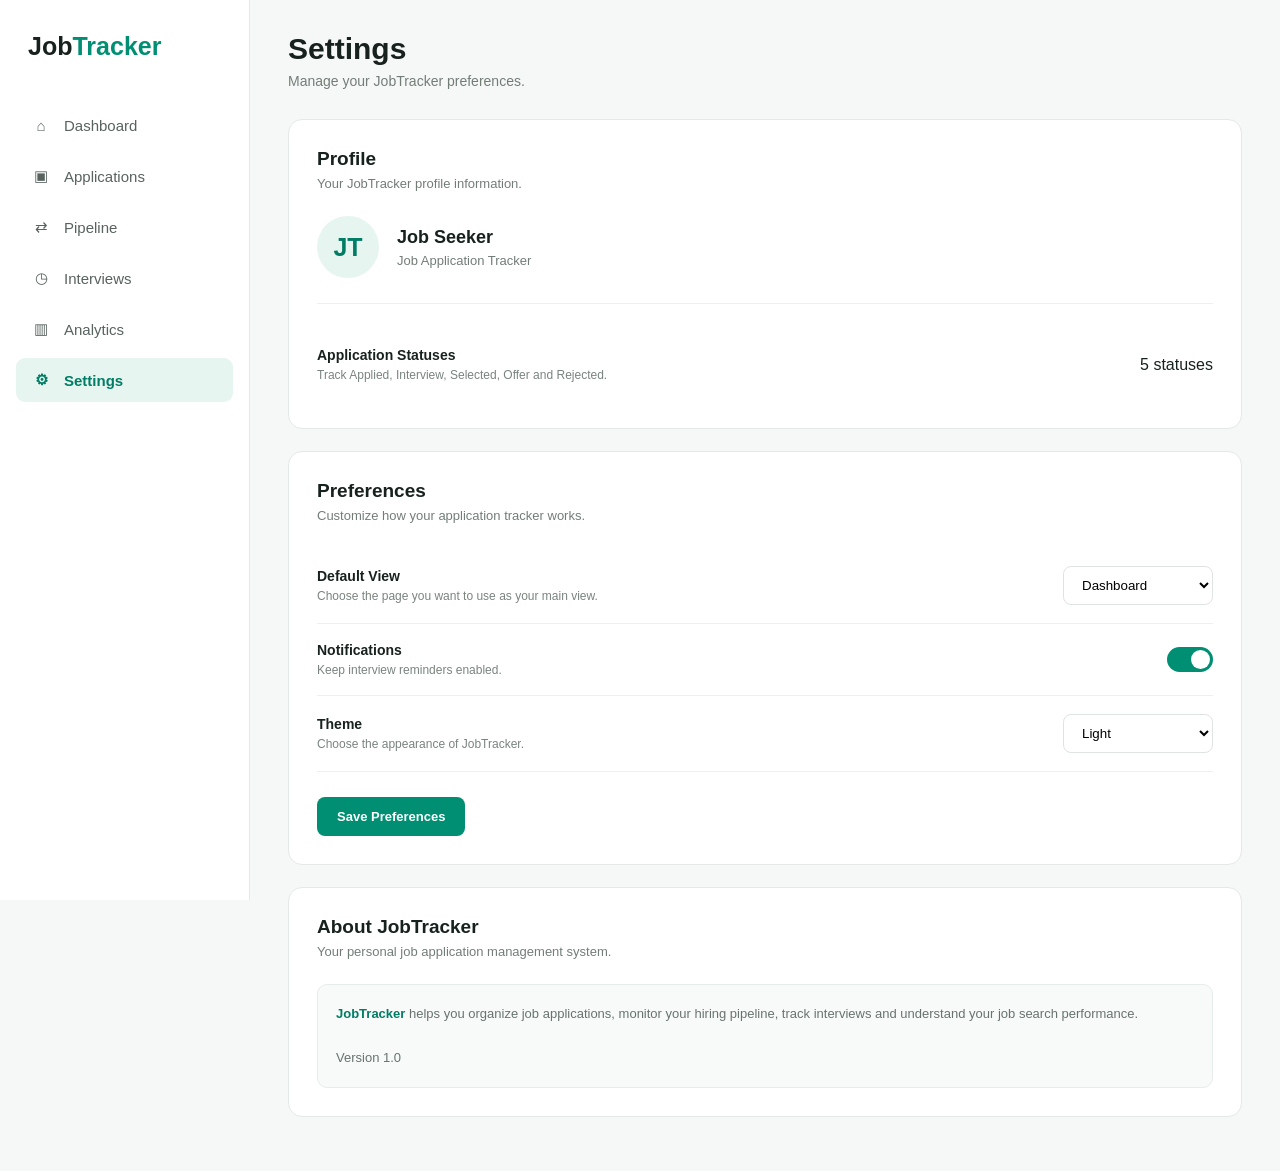
<file: templates/settings.html>
<!DOCTYPE html>
<html lang="en">

<head>

    <meta charset="UTF-8">

    <meta name="viewport"
          content="width=device-width, initial-scale=1.0">

    <title>Settings | JobTracker</title>

    <style>

        * {
            box-sizing: border-box;
            margin: 0;
            padding: 0;
            font-family: Arial, sans-serif;
        }

        body {
            background: #f6f8f7;
            color: #17211d;
        }

        /* SIDEBAR */

        .sidebar {
            position: fixed;
            left: 0;
            top: 0;
            width: 250px;
            height: 100vh;
            background: white;
            border-right: 1px solid #e4e8e6;
            padding: 24px 16px;
        }

        .logo {
            font-size: 25px;
            font-weight: 800;
            padding: 8px 12px;
            margin-bottom: 35px;
        }

        .logo span {
            color: #008f72;
        }

        .menu {
            list-style: none;
        }

        .menu li {
            margin-bottom: 7px;
        }

        .menu a {
            display: flex;
            align-items: center;
            gap: 12px;
            text-decoration: none;
            color: #58635e;
            padding: 13px 14px;
            border-radius: 9px;
            font-size: 15px;
        }

        .menu a:hover {
            background: #f1f5f3;
            color: #17211d;
        }

        .menu .active a {
            background: #e6f5f0;
            color: #007d64;
            font-weight: 700;
        }

        .icon {
            width: 22px;
            text-align: center;
        }

        /* MAIN */

        .main {
            margin-left: 250px;
            padding: 32px 38px;
            max-width: 1200px;
        }

        /* HEADER */

        .header {
            margin-bottom: 30px;
        }

        .header h1 {
            font-size: 30px;
            margin-bottom: 7px;
        }

        .header p {
            color: #737d78;
            font-size: 14px;
        }

        /* SETTINGS CARD */

        .settings-card {
            background: white;
            border: 1px solid #e4e8e6;
            border-radius: 14px;
            padding: 28px;
            margin-bottom: 22px;
        }

        .settings-title {
            font-size: 19px;
            font-weight: 700;
            margin-bottom: 6px;
        }

        .settings-description {
            color: #737d78;
            font-size: 13px;
            margin-bottom: 25px;
        }

        /* PROFILE */

        .profile {
            display: flex;
            align-items: center;
            gap: 18px;
            padding-bottom: 25px;
            border-bottom: 1px solid #edf0ef;
            margin-bottom: 25px;
        }

        .avatar {
            width: 62px;
            height: 62px;
            border-radius: 50%;
            background: #e6f5f0;
            color: #007d64;
            display: flex;
            align-items: center;
            justify-content: center;
            font-size: 25px;
            font-weight: 800;
        }

        .profile h2 {
            font-size: 18px;
            margin-bottom: 5px;
        }

        .profile p {
            color: #737d78;
            font-size: 13px;
        }

        /* ROW */

        .setting-row {
            display: flex;
            justify-content: space-between;
            align-items: center;
            padding: 18px 0;
            border-bottom: 1px solid #edf0ef;
        }

        .setting-row:last-child {
            border-bottom: none;
        }

        .setting-info h3 {
            font-size: 14px;
            margin-bottom: 5px;
        }

        .setting-info p {
            color: #7a847f;
            font-size: 12px;
        }

        /* SELECT */

        .select {
            padding: 10px 14px;
            border: 1px solid #dfe4e2;
            border-radius: 8px;
            background: white;
            min-width: 150px;
        }

        .select:focus {
            outline: none;
            border-color: #008f72;
        }

        /* TOGGLE */

        .toggle {
            width: 46px;
            height: 25px;
            background: #008f72;
            border-radius: 20px;
            position: relative;
            cursor: pointer;
        }

        .toggle::after {
            content: "";
            width: 19px;
            height: 19px;
            background: white;
            border-radius: 50%;
            position: absolute;
            right: 3px;
            top: 3px;
        }

        /* BUTTON */

        .save-btn {
            background: #008f72;
            color: white;
            border: none;
            padding: 12px 20px;
            border-radius: 8px;
            font-size: 13px;
            font-weight: 700;
            cursor: pointer;
        }

        .save-btn:hover {
            background: #00745d;
        }

        /* ABOUT */

        .about-box {
            background: #f7faf9;
            border: 1px solid #e6ece9;
            border-radius: 10px;
            padding: 18px;
        }

        .about-box strong {
            color: #007d64;
        }

        .about-box p {
            color: #68736e;
            font-size: 13px;
            line-height: 1.7;
        }

        /* RESPONSIVE */

        @media (max-width: 750px) {

            .sidebar {
                width: 200px;
            }

            .main {
                margin-left: 200px;
                padding: 22px;
            }

            .setting-row {
                align-items: flex-start;
                gap: 20px;
                flex-direction: column;
            }

        }

    </style>

</head>


<body>


<!-- SIDEBAR -->

<div class="sidebar">

    <div class="logo">
        Job<span>Tracker</span>
    </div>

    <ul class="menu">

        <li>
            <a href="/">
                <span class="icon">⌂</span>
                Dashboard
            </a>
        </li>

        <li>
            <a href="/applications">
                <span class="icon">▣</span>
                Applications
            </a>
        </li>

        <li>
            <a href="/pipeline">
                <span class="icon">⇄</span>
                Pipeline
            </a>
        </li>

        <li>
            <a href="/interviews">
                <span class="icon">◷</span>
                Interviews
            </a>
        </li>

        <li>
            <a href="/analytics">
                <span class="icon">▥</span>
                Analytics
            </a>
        </li>

        <li class="active">
            <a href="/settings">
                <span class="icon">⚙</span>
                Settings
            </a>
        </li>

    </ul>

</div>


<!-- MAIN -->

<div class="main">


    <!-- HEADER -->

    <div class="header">

        <h1>Settings</h1>

        <p>
            Manage your JobTracker preferences.
        </p>

    </div>


    <!-- PROFILE -->

    <div class="settings-card">

        <div class="settings-title">
            Profile
        </div>

        <div class="settings-description">
            Your JobTracker profile information.
        </div>


        <div class="profile">

            <div class="avatar">
                JT
            </div>

            <div>

                <h2>
                    Job Seeker
                </h2>

                <p>
                    Job Application Tracker
                </p>

            </div>

        </div>


        <div class="setting-row">

            <div class="setting-info">

                <h3>Application Statuses</h3>

                <p>
                    Track Applied, Interview, Selected, Offer and Rejected.
                </p>

            </div>

            <span>
                5 statuses
            </span>

        </div>


    </div>


    <!-- PREFERENCES -->

    <div class="settings-card">

        <div class="settings-title">
            Preferences
        </div>

        <div class="settings-description">
            Customize how your application tracker works.
        </div>


        <div class="setting-row">

            <div class="setting-info">

                <h3>Default View</h3>

                <p>
                    Choose the page you want to use as your main view.
                </p>

            </div>

            <select class="select">

                <option>
                    Dashboard
                </option>

                <option>
                    Applications
                </option>

                <option>
                    Pipeline
                </option>

            </select>

        </div>


        <div class="setting-row">

            <div class="setting-info">

                <h3>Notifications</h3>

                <p>
                    Keep interview reminders enabled.
                </p>

            </div>

            <div class="toggle"></div>

        </div>


        <div class="setting-row">

            <div class="setting-info">

                <h3>Theme</h3>

                <p>
                    Choose the appearance of JobTracker.
                </p>

            </div>

            <select class="select">

                <option>
                    Light
                </option>

                <option>
                    Dark
                </option>

            </select>

        </div>


        <div style="margin-top:25px;">

            <button
                class="save-btn"
                onclick="saveSettings()"
            >
                Save Preferences
            </button>

        </div>

    </div>


    <!-- ABOUT -->

    <div class="settings-card">

        <div class="settings-title">
            About JobTracker
        </div>

        <div class="settings-description">
            Your personal job application management system.
        </div>


        <div class="about-box">

            <p>

                <strong>JobTracker</strong>
                helps you organize job applications,
                monitor your hiring pipeline, track interviews
                and understand your job search performance.

                <br><br>

                Version 1.0

            </p>

        </div>

    </div>


</div>


<script>

function saveSettings() {

    alert("Preferences saved successfully!");

}

</script>


</body>

</html>
</file>
